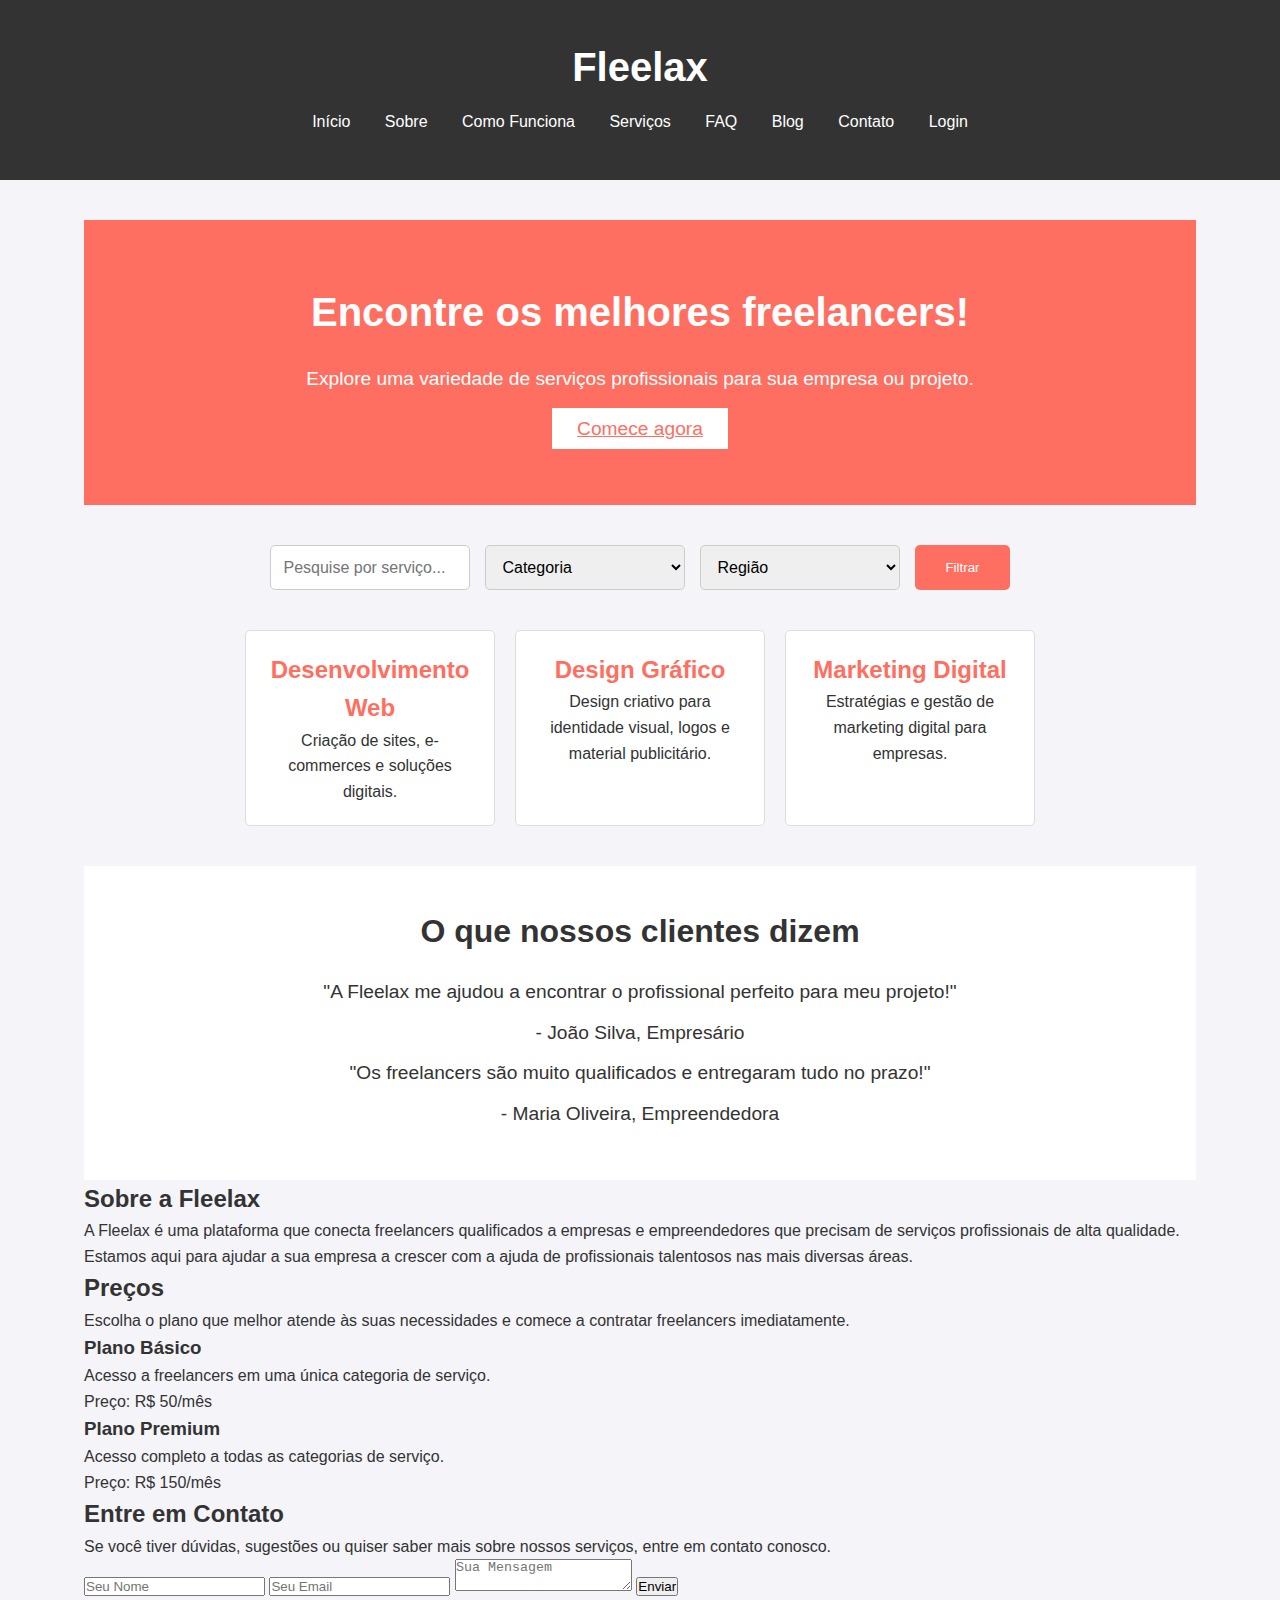
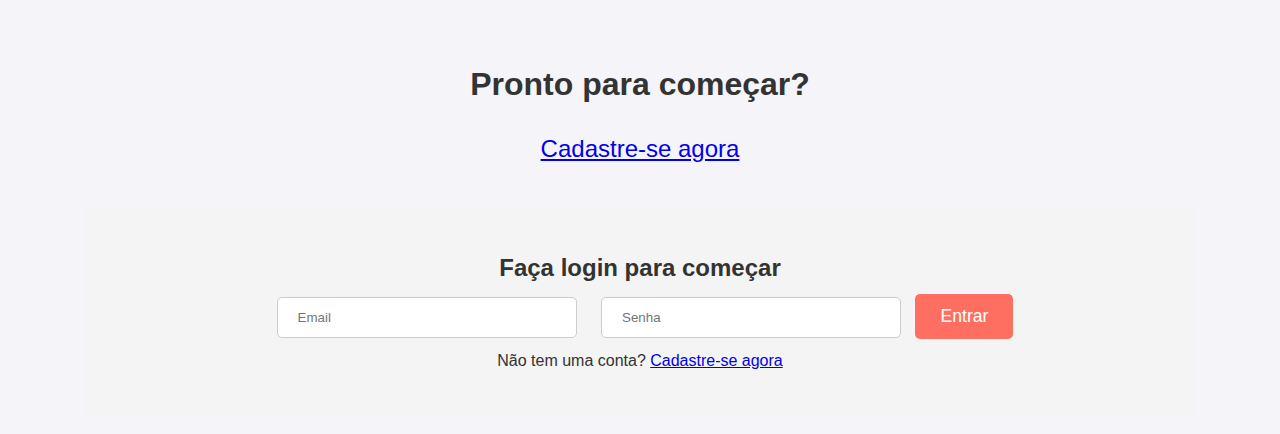
<file: index.html>
<!DOCTYPE html>
<html lang="pt-br">
<head>
  <meta charset="UTF-8" />
  <meta name="viewport" content="width=device-width, initial-scale=1.0" />
  <meta name="description" content="Fleelax - Plataforma para freelancers oferecerem seus serviços." />
  <title>Fleelax - Plataforma de Freelancers</title>

  <style>
    * {
      margin: 0;
      padding: 0;
      box-sizing: border-box;
    }

    body {
      font-family: Arial, sans-serif;
      background-color: #f4f4f9;
      color: #333;
      line-height: 1.6;
    }

    .container {
      width: 90%;
      max-width: 1200px;
      margin: 0 auto;
      padding: 20px;
    }

    header {
      background-color: #333;
      color: #fff;
      padding: 15px 0;
      text-align: center;
    }

    header h1 {
      font-size: 2.5em;
      margin: 0;
    }

    nav a {
      text-decoration: none;
      color: #fff;
      padding: 10px 15px;
      display: inline-block;
    }

    nav a:hover {
      background-color: #555;
    }

    .hero {
      background-color: #ff6f61;
      color: white;
      text-align: center;
      padding: 60px 0;
      margin-top: 20px;
    }

    .hero h2 {
      font-size: 2.5em;
    }

    .hero p {
      font-size: 1.2em;
      margin: 20px 0;
    }

    .hero .button {
      background-color: white;
      color: #ff6f61;
      padding: 10px 25px;
      font-size: 1.2em;
      border: none;
      cursor: pointer;
    }

    .hero .button:hover {
      background-color: #fff;
      color: #e55b4d;
    }

    .filters {
      display: flex;
      justify-content: center;
      gap: 15px;
      margin: 40px 0;
    }

    .filters input[type="text"],
    .filters select {
      padding: 12px;
      font-size: 1em;
      width: 200px;
      border: 1px solid #ccc;
      border-radius: 5px;
    }

    .filters button {
      background-color: #ff6f61;
      color: white;
      padding: 12px 30px;
      border: none;
      cursor: pointer;
      border-radius: 5px;
    }

    .filters button:hover {
      background-color: #e55b4d;
    }

    .categories {
      display: flex;
      flex-wrap: wrap;
      gap: 20px;
      justify-content: center;
    }

    .category {
      background-color: white;
      padding: 20px;
      border: 1px solid #ddd;
      border-radius: 5px;
      width: 250px;
      text-align: center;
    }

    .category h3 {
      font-size: 1.5em;
      color: #ff6f61;
    }

    .reviews {
      background-color: #fff;
      text-align: center;
      margin-top: 40px;
      padding: 40px 0;
    }

    .reviews h2 {
      font-size: 2em;
      margin-bottom: 20px;
    }

    .reviews p {
      font-size: 1.2em;
      margin-bottom: 10px;
    }

    .faq {
      background-color: #fff;
      padding: 20px;
      margin-top: 40px;
    }

    .faq h2 {
      font-size: 2em;
      margin-bottom: 20px;
    }

    .faq-item h3 {
      font-size: 1.4em;
    }

    .cta {
      text-align: center;
      margin-top: 60px;
    }

    .cta h2 {
      font-size: 2em;
      margin-bottom: 20px;
    }

    .cta .button {
      padding: 15px 40px;
      font-size: 1.5em;
    }

    .auth {
      background-color: #f4f4f4;
      padding: 40px 0;
      margin-top: 40px;
      text-align: center;
    }

    .auth input {
      padding: 12px 20px;
      margin: 10px;
      border: 1px solid #ccc;
      border-radius: 5px;
      width: 300px;
    }

    .auth button {
      padding: 12px 25px;
      background-color: #ff6f61;
      color: white;
      border: none;
      font-size: 1.1em;
      cursor: pointer;
      border-radius: 5px;
    }

    .auth button:hover {
      background-color: #e55b4d;
    }

    /* Responsividade */
    @media (max-width: 768px) {
      .hero h2 {
        font-size: 1.8em;
      }
      .filters {
        flex-direction: column;
        align-items: center;
      }
      .filters input[type="text"],
      .filters select {
        width: 100%;
        margin-bottom: 10px;
      }
      .category {
        width: 100%;
      }
    }
  </style>
</head>
<body>
  <header>
    <div class="container">
      <h1>Fleelax</h1>
      <nav>
        <a href="index.html">Início</a>
        <a href="sobre.html">Sobre</a>
        <a href="como-funciona.html">Como Funciona</a>
        <a href="servicos.html">Serviços</a>
        <a href="faq.html">FAQ</a>
        <a href="blog.html">Blog</a>
        <a href="contato.html">Contato</a>
        <a href="login.html">Login</a>
      </nav>
    </div>
  </header>

  <div class="container">
    <!-- Hero Section -->
    <section class="hero">
      <h2>Encontre os melhores freelancers!</h2>
      <p>Explore uma variedade de serviços profissionais para sua empresa ou projeto.</p>
      <a href="#!" class="button">Comece agora</a>
    </section>

    <!-- Filtros de Pesquisa -->
    <div class="filters">
      <input type="text" placeholder="Pesquise por serviço...">
      <select>
        <option value="">Categoria</option>
        <option value="web">Desenvolvimento Web</option>
        <option value="design">Design Gráfico</option>
        <option value="marketing">Marketing Digital</option>
        <option value="escrita">Redação</option>
        <option value="consultoria">Consultoria</option>
        <option value="financeiro">Consultoria Financeira</option>
        <option value="fotografia">Fotografia e Vídeo</option>
        <option value="tradução">Tradução e Interpretação</option>
        <option value="programacao">Programação</option>
        <option value="suporte">Suporte Técnico</option>
        <option value="legal">Consultoria Jurídica</option>
        <option value="redesocial">Gestão de Redes Sociais</option>
        <option value="copywriting">Copywriting</option>
      </select>
      <select>
        <option value="">Região</option>
        <option value="norte">Norte</option>
        <option value="nordeste">Nordeste</option>
        <option value="sudeste">Sudeste</option>
        <option value="sul">Sul</option>
        <option value="centro-oeste">Centro-Oeste</option>
      </select>
      <button>Filtrar</button>
    </div>

    <!-- Categorias de Serviços -->
    <section class="categories">
      <div class="category">
        <h3>Desenvolvimento Web</h3>
        <p>Criação de sites, e-commerces e soluções digitais.</p>
      </div>
      <div class="category">
        <h3>Design Gráfico</h3>
        <p>Design criativo para identidade visual, logos e material publicitário.</p>
      </div>
      <div class="category">
        <h3>Marketing Digital</h3>
        <p>Estratégias e gestão de marketing digital para empresas.</p>
      </div>
    </section>

    <!-- Depoimentos -->
    <section class="reviews">
      <h2>O que nossos clientes dizem</h2>
      <p>"A Fleelax me ajudou a encontrar o profissional perfeito para meu projeto!"</p>
      <p>- João Silva, Empresário</p>
      <p>"Os freelancers são muito qualificados e entregaram tudo no prazo!"</p>
      <p>- Maria Oliveira, Empreendedora</p>
    </section>

    <!-- Sobre -->
    <section class="about">
      <h2>Sobre a Fleelax</h2>
      <p>A Fleelax é uma plataforma que conecta freelancers qualificados a empresas e empreendedores que precisam de serviços profissionais de alta qualidade.</p>
      <p>Estamos aqui para ajudar a sua empresa a crescer com a ajuda de profissionais talentosos nas mais diversas áreas.</p>
    </section>

    <!-- Preços -->
    <section class="pricing">
      <h2>Preços</h2>
      <p>Escolha o plano que melhor atende às suas necessidades e comece a contratar freelancers imediatamente.</p>
      <div class="pricing-option">
        <h3>Plano Básico</h3>
        <p>Acesso a freelancers em uma única categoria de serviço.</p>
        <p>Preço: R$ 50/mês</p>
      </div>
      <div class="pricing-option">
        <h3>Plano Premium</h3>
        <p>Acesso completo a todas as categorias de serviço.</p>
        <p>Preço: R$ 150/mês</p>
      </div>
    </section>

    <!-- Contato -->
    <section class="contact">
      <h2>Entre em Contato</h2>
      <p>Se você tiver dúvidas, sugestões ou quiser saber mais sobre nossos serviços, entre em contato conosco.</p>
      <form>
        <input type="text" placeholder="Seu Nome" required>
        <input type="email" placeholder="Seu Email" required>
        <textarea placeholder="Sua Mensagem" required></textarea>
        <button type="submit">Enviar</button>
      </form>
    </section>

    <!-- Call to Action -->
    <section class="cta">
      <h2>Pronto para começar?</h2>
      <a href="#!" class="button">Cadastre-se agora</a>
    </section>

    <!-- Autenticação -->
    <section class="auth">
      <h2>Faça login para começar</h2>
      <form>
        <input type="email" placeholder="Email">
        <input type="password" placeholder="Senha">
        <button type="submit">Entrar</button>
      </form>
      <p>Não tem uma conta? <a href="#">Cadastre-se agora</a></p>
    </section>
  </div>
</body>
</html>
</file>
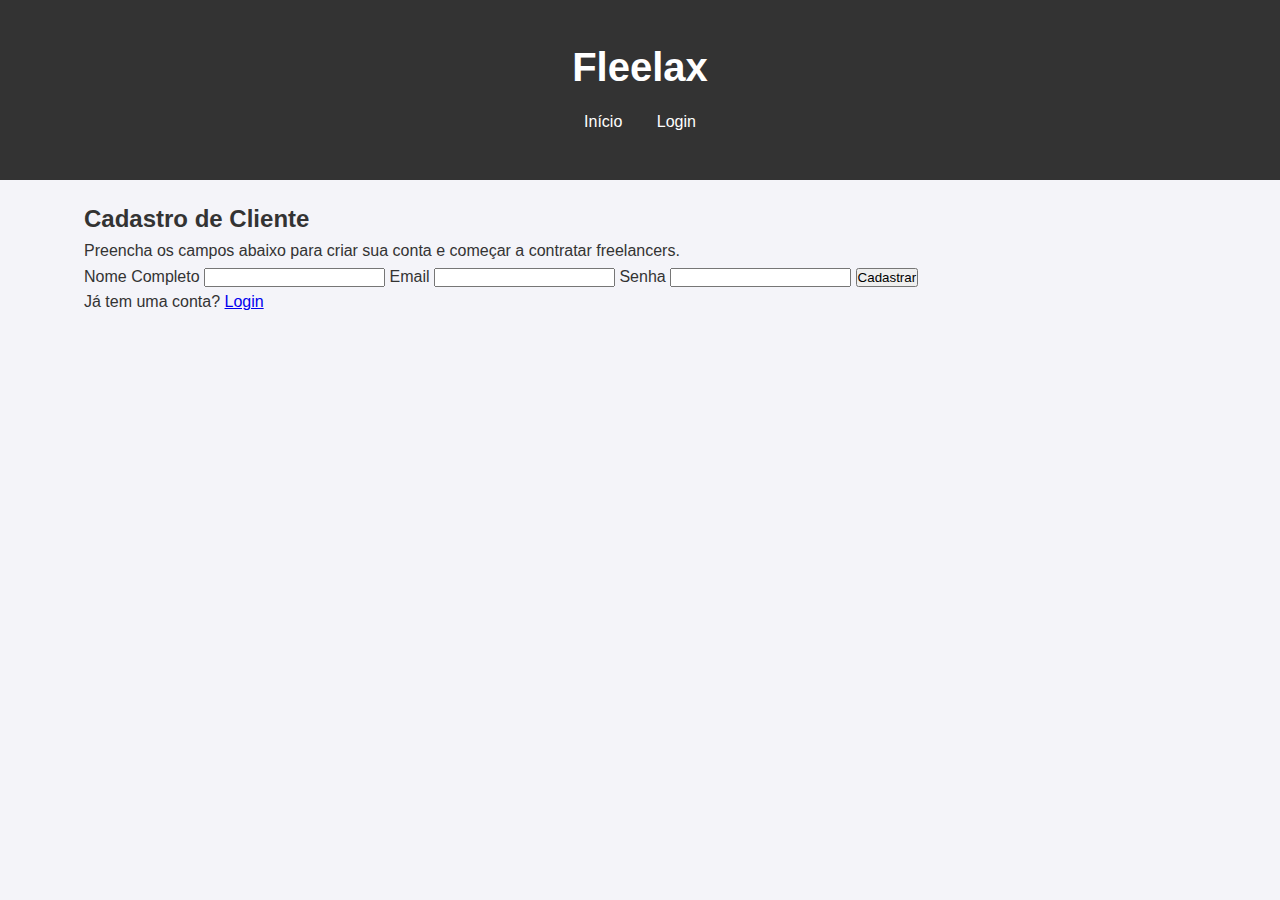
<file: cadastro-cliente.html>
<!DOCTYPE html>
<html lang="pt-br">
<head>
    <meta charset="UTF-8">
    <meta name="viewport" content="width=device-width, initial-scale=1.0">
    <title>Cadastro Cliente - Fleelax</title>
    <link rel="stylesheet" href="styles.css">
</head>
<body>
    <header>
        <div class="container">
            <h1>Fleelax</h1>
            <nav>
                <a href="index.html">Início</a>
                <a href="login.html">Login</a>
            </nav>
        </div>
    </header>

    <div class="container">
        <h2>Cadastro de Cliente</h2>
        <p>Preencha os campos abaixo para criar sua conta e começar a contratar freelancers.</p>
        
        <form action="#" method="POST">
            <label for="nome">Nome Completo</label>
            <input type="text" id="nome" name="nome" required>
            
            <label for="email">Email</label>
            <input type="email" id="email" name="email" required>
            
            <label for="senha">Senha</label>
            <input type="password" id="senha" name="senha" required>
            
            <button type="submit">Cadastrar</button>
        </form>

        <p>Já tem uma conta? <a href="login.html">Login</a></p>
    </div>
</body>
</html>
</file>
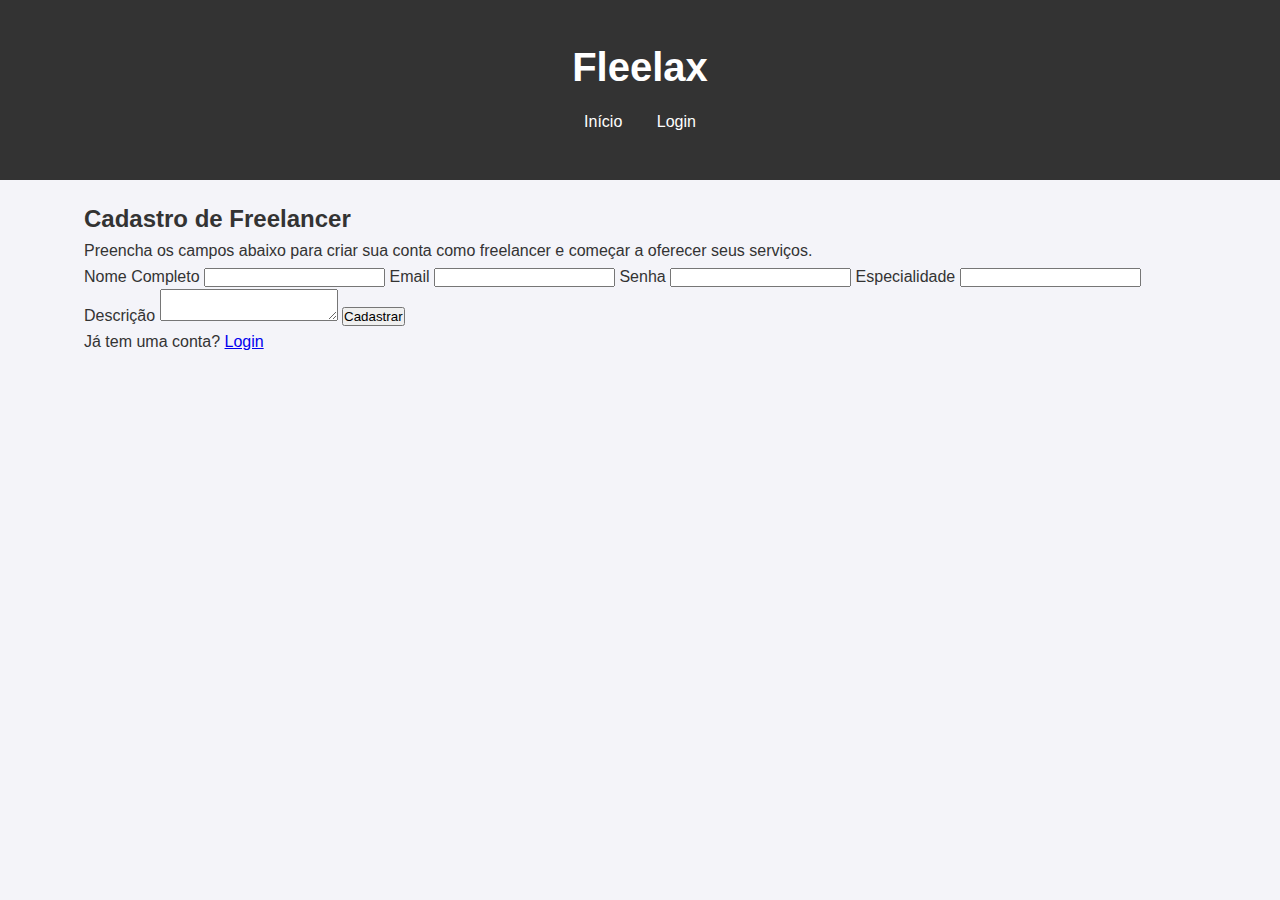
<file: cadastro-freelancer.html>
<!DOCTYPE html>
<html lang="pt-br">
<head>
    <meta charset="UTF-8">
    <meta name="viewport" content="width=device-width, initial-scale=1.0">
    <title>Cadastro Freelancer - Fleelax</title>
    <link rel="stylesheet" href="styles.css">
</head>
<body>
    <header>
        <div class="container">
            <h1>Fleelax</h1>
            <nav>
                <a href="index.html">Início</a>
                <a href="login.html">Login</a>
            </nav>
        </div>
    </header>

    <div class="container">
        <h2>Cadastro de Freelancer</h2>
        <p>Preencha os campos abaixo para criar sua conta como freelancer e começar a oferecer seus serviços.</p>

        <form action="#" method="POST">
            <label for="nome">Nome Completo</label>
            <input type="text" id="nome" name="nome" required>

            <label for="email">Email</label>
            <input type="email" id="email" name="email" required>

            <label for="senha">Senha</label>
            <input type="password" id="senha" name="senha" required>

            <label for="especialidade">Especialidade</label>
            <input type="text" id="especialidade" name="especialidade" required>

            <label for="descricao">Descrição</label>
            <textarea id="descricao" name="descricao" required></textarea>

            <button type="submit">Cadastrar</button>
        </form>

        <p>Já tem uma conta? <a href="login.html">Login</a></p>
    </div>
</body>
</html>
</file>
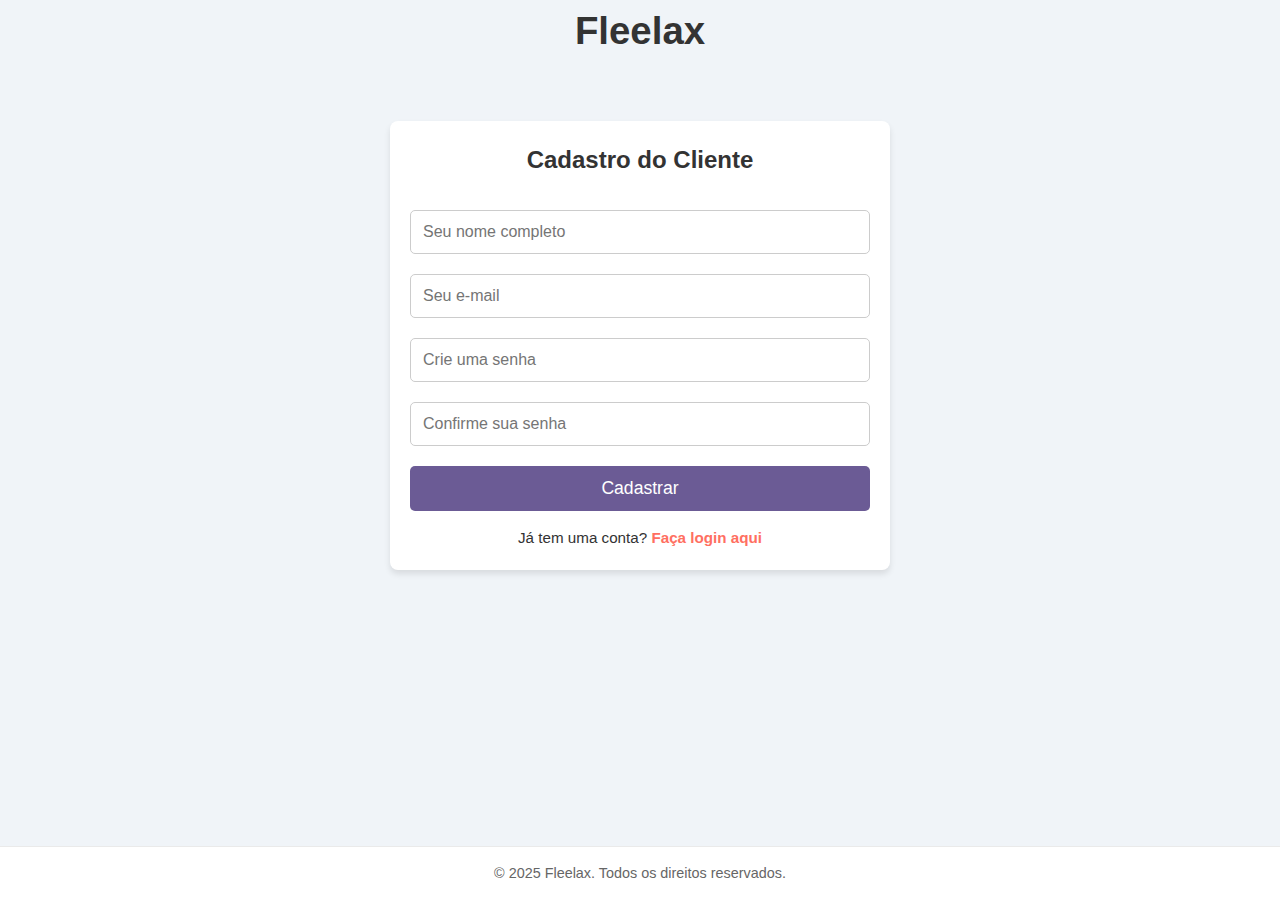
<file: cadastro.html>
<!DOCTYPE html>
<html lang="pt-br">
<head>
  <meta charset="UTF-8" />
  <meta name="viewport" content="width=device-width, initial-scale=1.0" />
  <title>Fleelax - Cadastro do Cliente</title>
  <style>
    /* Reset e configurações básicas */
    * {
      margin: 0;
      padding: 0;
      box-sizing: border-box;
    }
    body {
      font-family: 'Segoe UI', Tahoma, Geneva, Verdana, sans-serif;
      background-color: #f0f4f8;
      color: #333;
      line-height: 1.6;
      display: flex;
      flex-direction: column;
      min-height: 100vh;
    }
    .container {
      width: 90%;
      max-width: 500px;
      margin: 40px auto;
      padding: 20px;
      background: #fff;
      border-radius: 8px;
      box-shadow: 0 4px 6px rgba(0,0,0,0.1);
    }
    header {
      text-align: center;
      margin-bottom: 20px;
    }
    header h1 {
      font-size: 2.4em;
      color: #333;
    }
    form {
      display: flex;
      flex-direction: column;
    }
    form input {
      padding: 12px;
      margin: 10px 0;
      border: 1px solid #ccc;
      border-radius: 5px;
      font-size: 1em;
    }
    form button {
      padding: 12px;
      margin-top: 10px;
      background-color: #6b5b95;
      color: #fff;
      border: none;
      border-radius: 5px;
      font-size: 1.1em;
      cursor: pointer;
      transition: background-color 0.3s ease;
    }
    form button:hover {
      background-color: #58427c;
    }
    .extra {
      text-align: center;
      margin-top: 15px;
      font-size: 0.95em;
    }
    .extra a {
      color: #ff6f61;
      text-decoration: none;
      font-weight: 600;
    }
    .extra a:hover {
      text-decoration: underline;
    }
    footer {
      margin-top: auto;
      text-align: center;
      padding: 15px;
      background: #fff;
      border-top: 1px solid #eaeaea;
      font-size: 0.9em;
      color: #666;
    }
  </style>
</head>
<body>
  <header>
    <h1>Fleelax</h1>
  </header>

  <div class="container">
    <h2 style="text-align: center; color: #333; margin-bottom: 20px;">Cadastro do Cliente</h2>
    <form action="cadastro-process.php" method="POST">
      <input type="text" name="nome" placeholder="Seu nome completo" required />
      <input type="email" name="email" placeholder="Seu e-mail" required />
      <input type="password" name="senha" placeholder="Crie uma senha" required />
      <input type="password" name="confirma_senha" placeholder="Confirme sua senha" required />
      <!-- Você pode adicionar outros campos, como telefone ou nome da empresa, conforme necessário -->
      <button type="submit">Cadastrar</button>
    </form>
    <div class="extra">
      <p>Já tem uma conta? <a href="login.html">Faça login aqui</a></p>
    </div>
  </div>

  <footer>
    <p>&copy; 2025 Fleelax. Todos os direitos reservados.</p>
  </footer>
</body>
</html>
</file>
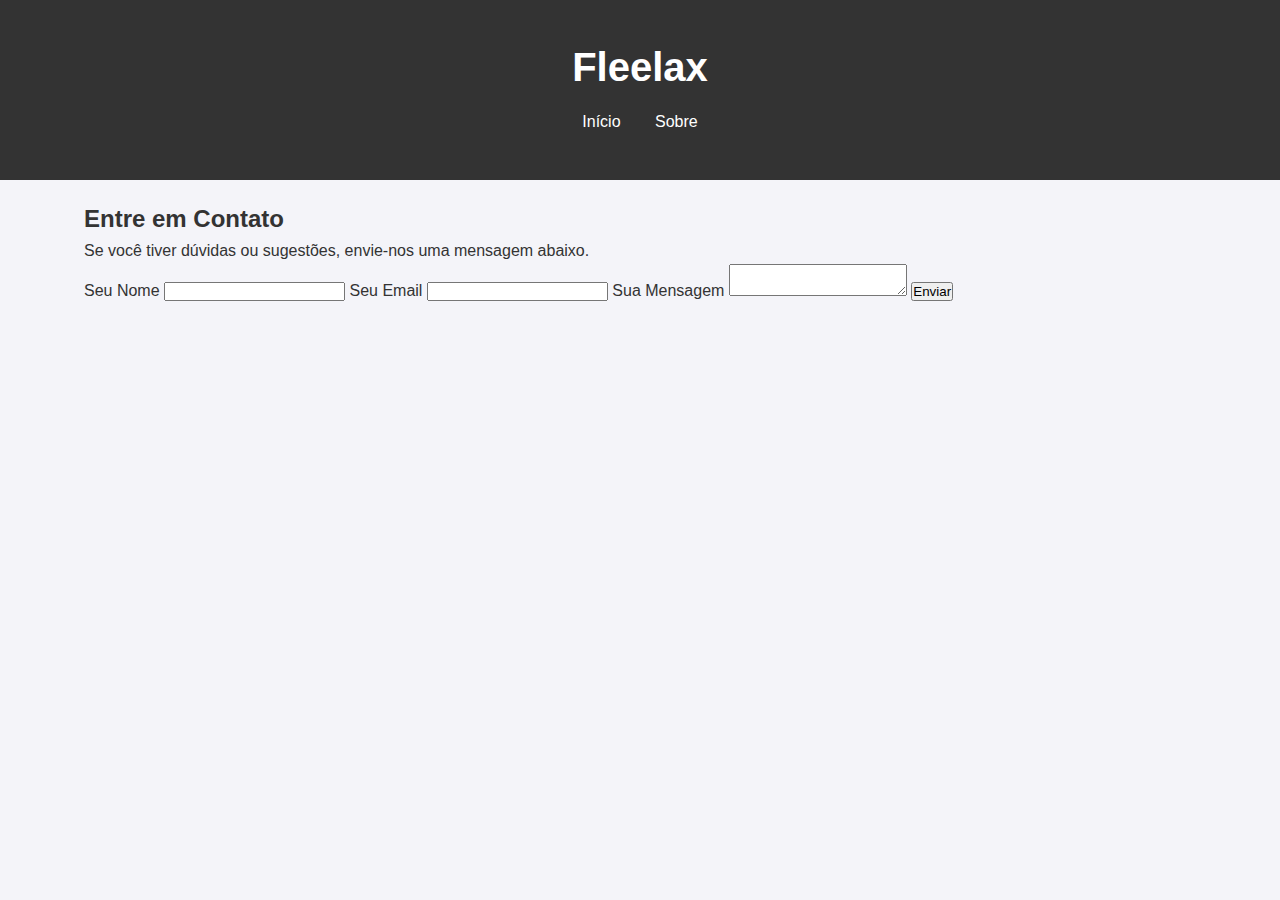
<file: contato.html>
<!DOCTYPE html>
<html lang="pt-br">
<head>
    <meta charset="UTF-8">
    <meta name="viewport" content="width=device-width, initial-scale=1.0">
    <title>Contato - Fleelax</title>
    <link rel="stylesheet" href="styles.css">
</head>
<body>
    <header>
        <div class="container">
            <h1>Fleelax</h1>
            <nav>
                <a href="index.html">Início</a>
                <a href="sobre.html">Sobre</a>
            </nav>
        </div>
    </header>

    <div class="container">
        <h2>Entre em Contato</h2>
        <p>Se você tiver dúvidas ou sugestões, envie-nos uma mensagem abaixo.</p>
        
        <form action="#" method="POST">
            <label for="nome">Seu Nome</label>
            <input type="text" id="nome" name="nome" required>

            <label for="email">Seu Email</label>
            <input type="email" id="email" name="email" required>

            <label for="mensagem">Sua Mensagem</label>
            <textarea id="mensagem" name="mensagem" required></textarea>

            <button type="submit">Enviar</button>
        </form>
    </div>
</body>
</html>
</file>
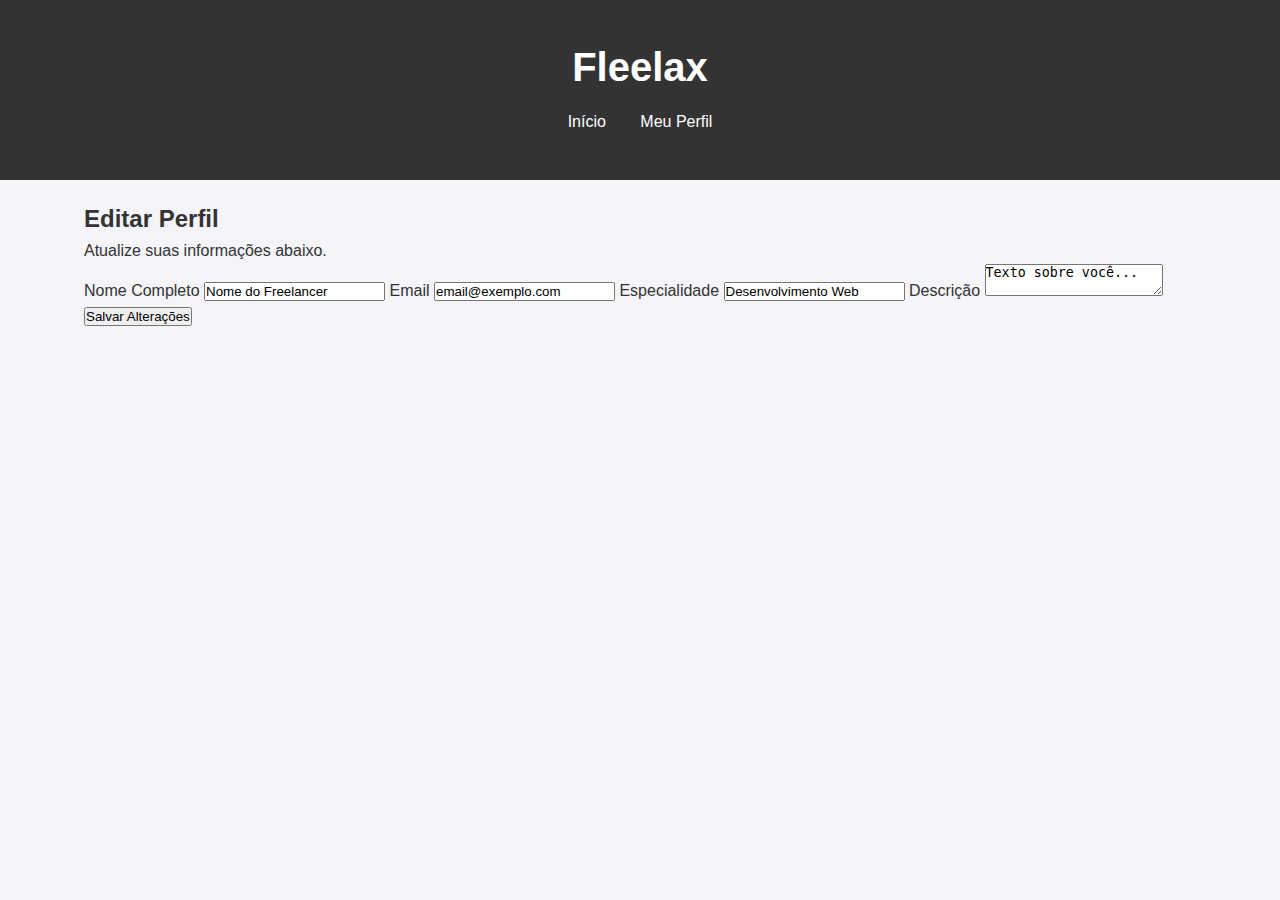
<file: editar-perfil.html>
<!DOCTYPE html>
<html lang="pt-br">
<head>
    <meta charset="UTF-8">
    <meta name="viewport" content="width=device-width, initial-scale=1.0">
    <title>Editar Perfil - Fleelax</title>
    <link rel="stylesheet" href="styles.css">
</head>
<body>
    <header>
        <div class="container">
            <h1>Fleelax</h1>
            <nav>
                <a href="index.html">Início</a>
                <a href="perfil-freelancer.html">Meu Perfil</a>
            </nav>
        </div>
    </header>

    <div class="container">
        <h2>Editar Perfil</h2>
        <p>Atualize suas informações abaixo.</p>

        <form action="#" method="POST">
            <label for="nome">Nome Completo</label>
            <input type="text" id="nome" name="nome" value="Nome do Freelancer" required>

            <label for="email">Email</label>
            <input type="email" id="email" name="email" value="email@exemplo.com" required>

            <label for="especialidade">Especialidade</label>
            <input type="text" id="especialidade" name="especialidade" value="Desenvolvimento Web" required>

            <label for="descricao">Descrição</label>
            <textarea id="descricao" name="descricao" required>Texto sobre você...</textarea>

            <button type="submit">Salvar Alterações</button>
        </form>
    </div>
</body>
</html>
</file>
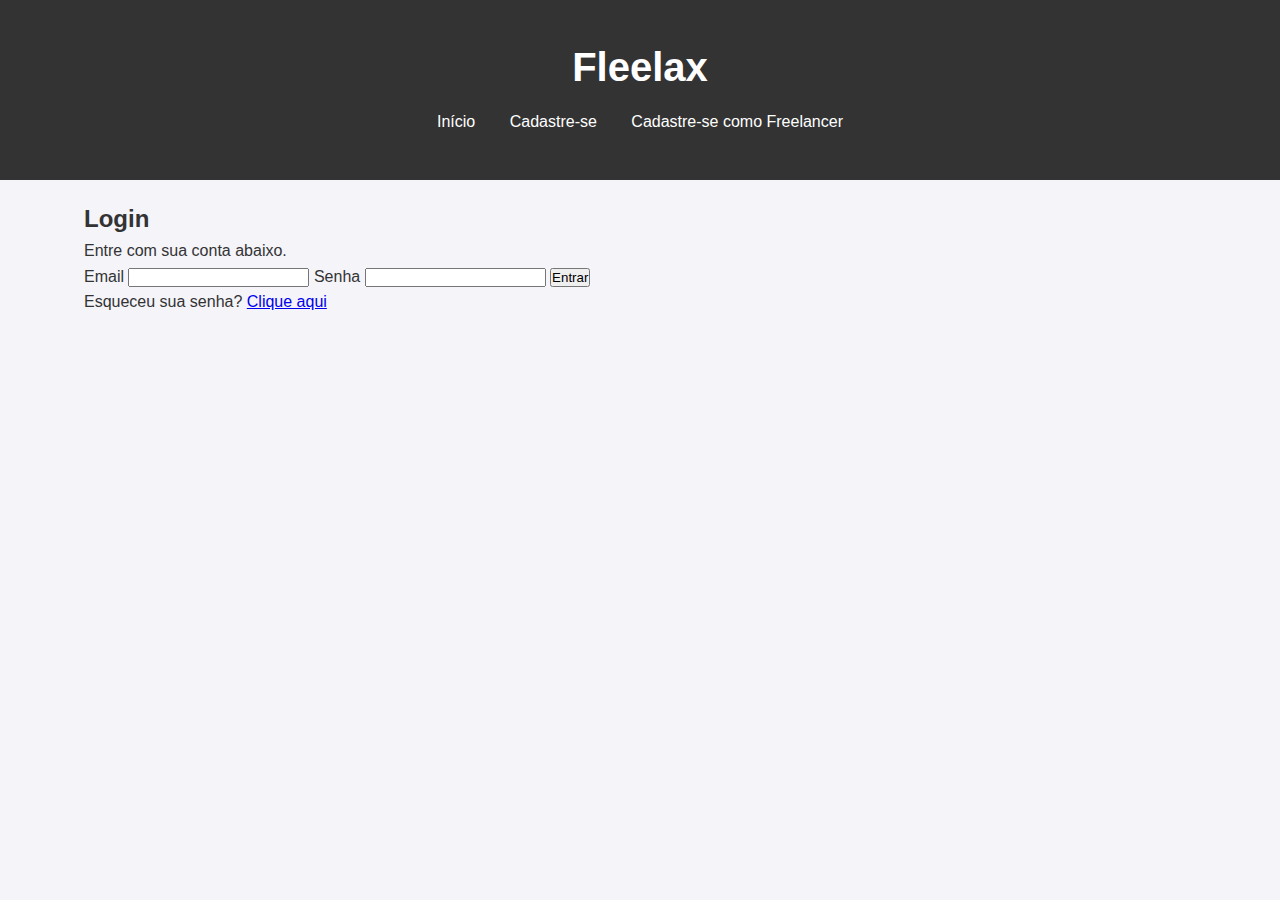
<file: login.html>
<!DOCTYPE html>
<html lang="pt-br">
<head>
    <meta charset="UTF-8">
    <meta name="viewport" content="width=device-width, initial-scale=1.0">
    <title>Login - Fleelax</title>
    <link rel="stylesheet" href="styles.css">
</head>
<body>
    <header>
        <div class="container">
            <h1>Fleelax</h1>
            <nav>
                <a href="index.html">Início</a>
                <a href="cadastro-cliente.html">Cadastre-se</a>
                <a href="cadastro-freelancer.html">Cadastre-se como Freelancer</a>
            </nav>
        </div>
    </header>

    <div class="container">
        <h2>Login</h2>
        <p>Entre com sua conta abaixo.</p>

        <form action="#" method="POST">
            <label for="email">Email</label>
            <input type="email" id="email" name="email" required>

            <label for="senha">Senha</label>
            <input type="password" id="senha" name="senha" required>

            <button type="submit">Entrar</button>
        </form>

        <p>Esqueceu sua senha? <a href="#">Clique aqui</a></p>
    </div>
</body>
</html>
</file>
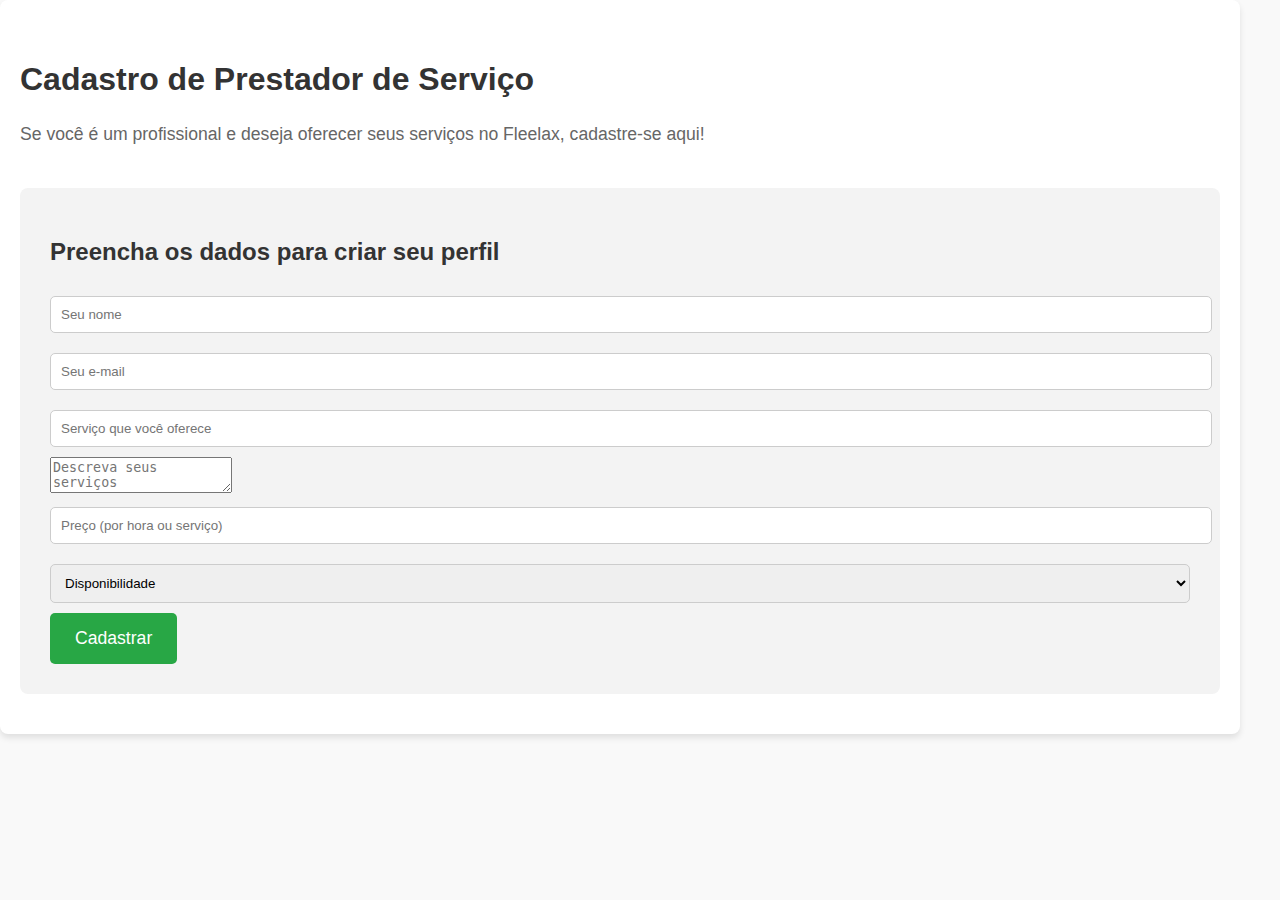
<file: prestador-servico.html>
<!DOCTYPE html>
<html lang="pt-br">
<head>
    <meta charset="UTF-8">
    <meta name="viewport" content="width=device-width, initial-scale=1.0">
    <title>Prestador de Serviço - Fleelax</title>
    <style>
        body {
            font-family: Arial, sans-serif;
            background-color: #f9f9f9;
            color: #333;
            margin: 0;
            padding: 0;
            display: flex;
            justify-content: center;
            align-items: flex-start;
            flex-direction: column;
        }
        .container {
            width: 100%;
            max-width: 1200px;
            padding: 40px 20px;
            background-color: #ffffff;
            box-shadow: 0 4px 6px rgba(0, 0, 0, 0.1);
            border-radius: 8px;
        }
        h1, h2 {
            color: #333;
        }
        p {
            color: #666;
            font-size: 1.1em;
            line-height: 1.6;
        }
        .button {
            padding: 15px 25px;
            background-color: #28a745;
            color: white;
            font-size: 1.1em;
            border: none;
            border-radius: 5px;
            cursor: pointer;
            transition: background-color 0.3s ease;
        }
        .button:hover {
            background-color: #218838;
        }
        .section {
            margin-top: 40px;
            padding: 30px;
            background-color: #f3f3f3;
            border-radius: 8px;
        }
        .client-form input, .client-form select {
            width: 100%;
            padding: 10px;
            margin: 10px 0;
            border-radius: 5px;
            border: 1px solid #ccc;
        }
        .client-form button {
            padding: 15px 25px;
            background-color: #28a745;
            color: white;
            font-size: 1.1em;
            border: none;
            border-radius: 5px;
            cursor: pointer;
            transition: background-color 0.3s ease;
        }
        .client-form button:hover {
            background-color: #218838;
        }
    </style>
</head>
<body>
    <div class="container">
        <h1>Cadastro de Prestador de Serviço</h1>
        <p>Se você é um profissional e deseja oferecer seus serviços no Fleelax, cadastre-se aqui!</p>

        <div class="section">
            <h2>Preencha os dados para criar seu perfil</h2>
            <form class="client-form">
                <input type="text" name="nome" placeholder="Seu nome" required>
                <input type="email" name="email" placeholder="Seu e-mail" required>
                <input type="text" name="servico" placeholder="Serviço que você oferece" required>
                <textarea name="descricao" placeholder="Descreva seus serviços" required></textarea>
                <input type="text" name="preco" placeholder="Preço (por hora ou serviço)" required>
                <select name="disponibilidade" required>
                    <option value="">Disponibilidade</option>
                    <option value="tempo-integral">Tempo Integral</option>
                    <option value="meio-turno">Meio Período</option>
                    <option value="freelancer">Freelancer</option>
                </select>
                <button type="submit">Cadastrar</button>
            </form>
        </div>
    </div>
</body>
</html>
</file>
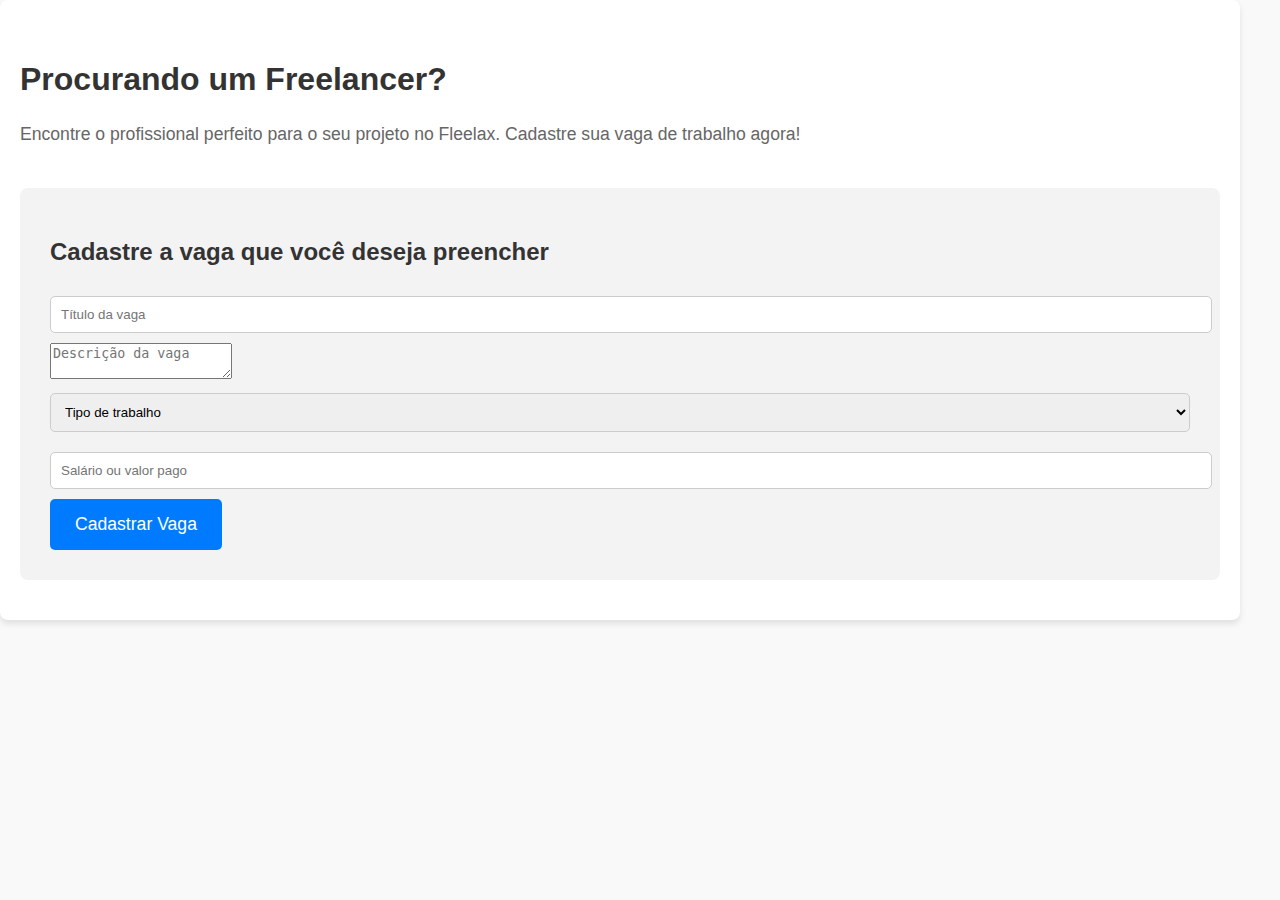
<file: procurando-freelancer.html>
<!DOCTYPE html>
<html lang="pt-br">
<head>
    <meta charset="UTF-8">
    <meta name="viewport" content="width=device-width, initial-scale=1.0">
    <title>Procurando Freelancer - Fleelax</title>
    <style>
        body {
            font-family: Arial, sans-serif;
            background-color: #f9f9f9;
            color: #333;
            margin: 0;
            padding: 0;
            display: flex;
            justify-content: center;
            align-items: flex-start;
            flex-direction: column;
        }
        .container {
            width: 100%;
            max-width: 1200px;
            padding: 40px 20px;
            background-color: #ffffff;
            box-shadow: 0 4px 6px rgba(0, 0, 0, 0.1);
            border-radius: 8px;
        }
        h1, h2 {
            color: #333;
        }
        p {
            color: #666;
            font-size: 1.1em;
            line-height: 1.6;
        }
        .button {
            padding: 15px 25px;
            background-color: #007bff;
            color: white;
            font-size: 1.1em;
            border: none;
            border-radius: 5px;
            cursor: pointer;
            transition: background-color 0.3s ease;
        }
        .button:hover {
            background-color: #0056b3;
        }
        .section {
            margin-top: 40px;
            padding: 30px;
            background-color: #f3f3f3;
            border-radius: 8px;
        }
        .client-form input, .client-form select {
            width: 100%;
            padding: 10px;
            margin: 10px 0;
            border-radius: 5px;
            border: 1px solid #ccc;
        }
        .client-form button {
            padding: 15px 25px;
            background-color: #007bff;
            color: white;
            font-size: 1.1em;
            border: none;
            border-radius: 5px;
            cursor: pointer;
            transition: background-color 0.3s ease;
        }
        .client-form button:hover {
            background-color: #0056b3;
        }
    </style>
</head>
<body>
    <div class="container">
        <h1>Procurando um Freelancer?</h1>
        <p>Encontre o profissional perfeito para o seu projeto no Fleelax. Cadastre sua vaga de trabalho agora!</p>

        <div class="section">
            <h2>Cadastre a vaga que você deseja preencher</h2>
            <form class="client-form">
                <input type="text" name="vaga" placeholder="Título da vaga" required>
                <textarea name="descricao" placeholder="Descrição da vaga" required></textarea>
                <select name="tipo" required>
                    <option value="">Tipo de trabalho</option>
                    <option value="tempo-integral">Tempo Integral</option>
                    <option value="freelancer">Freelancer</option>
                    <option value="meio-turno">Meio Período</option>
                </select>
                <input type="text" name="salario" placeholder="Salário ou valor pago" required>
                <button type="submit">Cadastrar Vaga</button>
            </form>
        </div>
    </div>
</body>
</html>
</file>
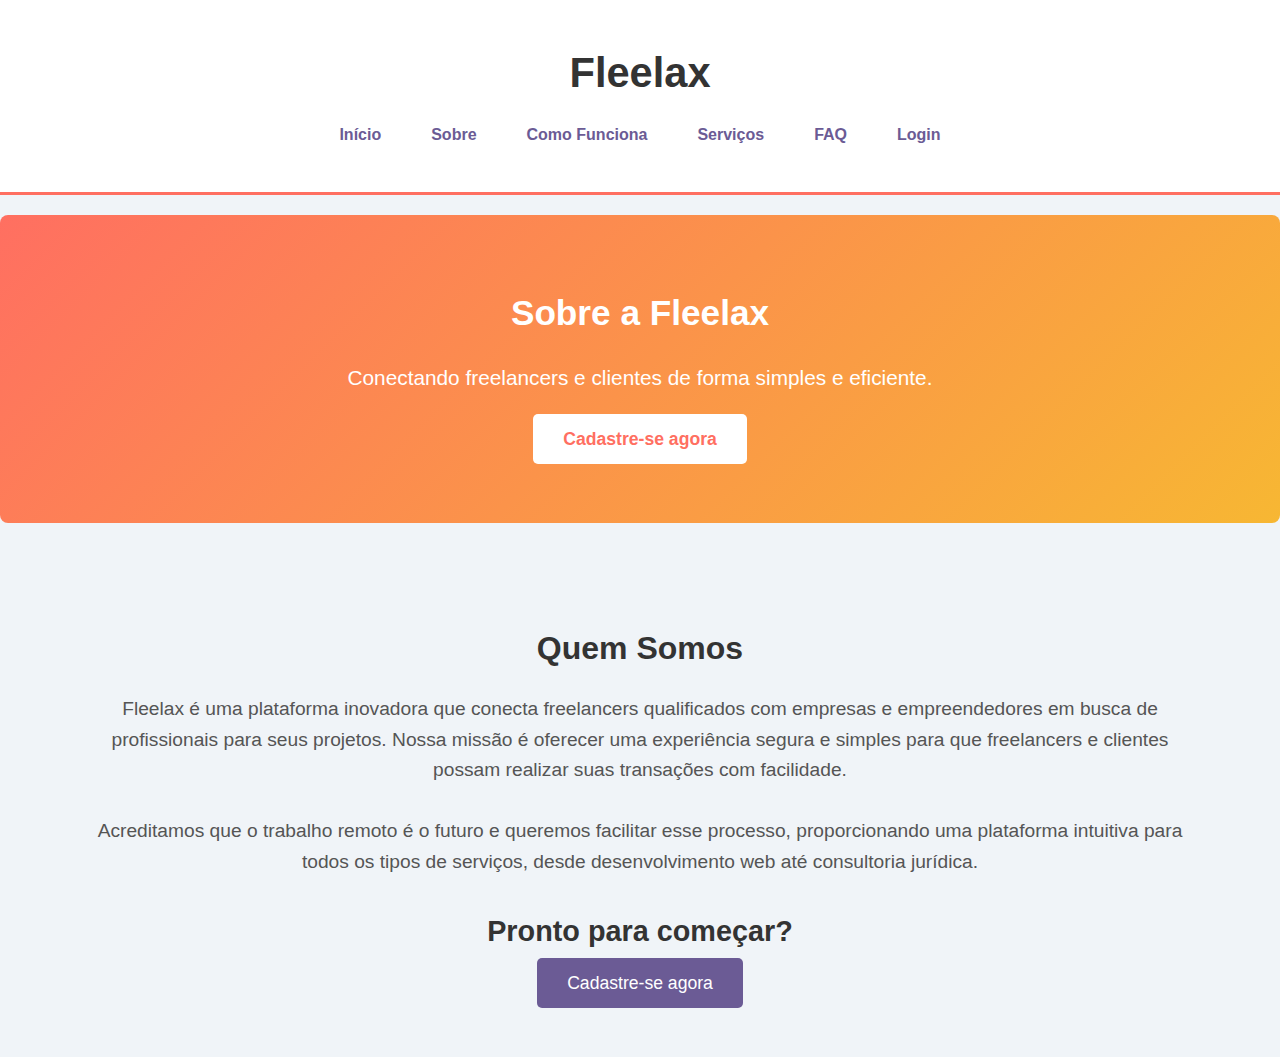
<file: sobre.html>
<!DOCTYPE html>
<html lang="pt-br">
<head>
  <meta charset="UTF-8" />
  <meta name="viewport" content="width=device-width, initial-scale=1.0" />
  <title>Fleelax - Sobre</title>
  <style>
    * {
      margin: 0;
      padding: 0;
      box-sizing: border-box;
    }
    body {
      font-family: 'Segoe UI', Tahoma, Geneva, Verdana, sans-serif;
      background-color: #f0f4f8;
      color: #333;
      line-height: 1.6;
    }
    .container {
      width: 90%;
      max-width: 1200px;
      margin: auto;
      padding: 20px;
    }
    header {
      background: #fff;
      padding: 20px 0;
      border-bottom: 3px solid #ff6f61;
      margin-bottom: 20px;
    }
    header h1 {
      text-align: center;
      font-size: 2.6em;
      color: #333;
      margin-bottom: 10px;
    }
    nav {
      display: flex;
      justify-content: center;
      flex-wrap: wrap;
    }
    nav a {
      margin: 0 15px;
      text-decoration: none;
      color: #6b5b95;
      font-weight: 600;
      padding: 5px 10px;
      transition: color 0.3s ease, background 0.3s ease;
      border-radius: 4px;
    }
    nav a:hover {
      color: #fff;
      background: #6b5b95;
    }

    .hero {
      background: linear-gradient(135deg, #ff6f61, #f7b733);
      padding: 70px 20px;
      text-align: center;
      border-radius: 8px;
      margin-bottom: 40px;
      color: #fff;
    }
    .hero h2 {
      font-size: 2.2em;
      margin-bottom: 20px;
    }
    .hero p {
      font-size: 1.3em;
      margin-bottom: 30px;
    }
    .hero .button {
      padding: 15px 30px;
      background-color: #fff;
      color: #ff6f61;
      border: none;
      border-radius: 5px;
      text-decoration: none;
      font-size: 1.1em;
      font-weight: 600;
      transition: transform 0.3s ease;
    }
    .hero .button:hover {
      transform: scale(1.05);
    }

    .about-content {
      text-align: center;
      margin-top: 40px;
    }
    .about-content h2 {
      font-size: 2em;
      margin-bottom: 20px;
      color: #333;
    }
    .about-content p {
      font-size: 1.2em;
      color: #555;
      margin-bottom: 30px;
      line-height: 1.6;
    }

    .cta {
      text-align: center;
      margin-bottom: 40px;
    }
    .cta h2 {
      font-size: 1.8em;
      margin-bottom: 15px;
      color: #333;
    }
    .cta .button {
      padding: 15px 30px;
      background-color: #6b5b95;
      color: #fff;
      border: none;
      border-radius: 5px;
      font-size: 1.1em;
      text-decoration: none;
      transition: background-color 0.3s ease;
    }
    .cta .button:hover {
      background-color: #58427c;
    }
  </style>
</head>
<body>

  <header>
    <div class="container">
      <h1>Fleelax</h1>
      <nav>
        <a href="index.html">Início</a>
        <a href="sobre.html">Sobre</a>
        <a href="como-funciona.html">Como Funciona</a>
        <a href="servicos.html">Serviços</a>
        <a href="faq.html">FAQ</a>
        <a href="login.html">Login</a>
      </nav>
    </div>
  </header>

  <!-- Hero Section -->
  <section class="hero">
    <h2>Sobre a Fleelax</h2>
    <p>Conectando freelancers e clientes de forma simples e eficiente.</p>
    <a href="#!" class="button">Cadastre-se agora</a>
  </section>

  <div class="container">
    <!-- About Content -->
    <section class="about-content">
      <h2>Quem Somos</h2>
      <p>Fleelax é uma plataforma inovadora que conecta freelancers qualificados com empresas e empreendedores em busca de profissionais para seus projetos. Nossa missão é oferecer uma experiência segura e simples para que freelancers e clientes possam realizar suas transações com facilidade.</p>
      <p>Acreditamos que o trabalho remoto é o futuro e queremos facilitar esse processo, proporcionando uma plataforma intuitiva para todos os tipos de serviços, desde desenvolvimento web até consultoria jurídica.</p>
    </section>

    <!-- Call to Action -->
    <section class="cta">
      <h2>Pronto para começar?</h2>
      <a href="cadastro-freelancer.html" class="button">Cadastre-se agora</a>
    </section>
  </div>

</body>
</html>
</file>
<file: styles.css>
* {
  margin: 0;
  padding: 0;
  box-sizing: border-box;
}

body {
  font-family: Arial, sans-serif;
  background-color: #f4f4f9;
  color: #333;
  line-height: 1.6;
}

.container {
  width: 90%;
  max-width: 1200px;
  margin: 0 auto;
  padding: 20px;
}

header {
  background-color: #333;
  color: #fff;
  padding: 15px 0;
  text-align: center;
}

header h1 {
  font-size: 2.5em;
  margin: 0;
}

nav a {
  text-decoration: none;
  color: #fff;
  padding: 10px 15px;
  display: inline-block;
}

nav a:hover {
  background-color: #555;
}

.hero {
  background-color: #ff6f61;
  color: white;
  text-align: center;
  padding: 60px 0;
  margin-top: 20px;
}

.hero h2 {
  font-size: 2.5em;
}

.hero p {
  font-size: 1.2em;
  margin: 20px 0;
}

.hero .button {
  background-color: white;
  color: #ff6f61;
  padding: 10px 25px;
  font-size: 1.2em;
  border: none;
  cursor: pointer;
}

.hero .button:hover {
  background-color: #fff;
  color: #e55b4d;
}

.filters {
  display: flex;
  justify-content: center;
  gap: 15px;
  margin: 40px 0;
}

.filters input[type="text"],
.filters select {
  padding: 12px;
  font-size: 1em;
  width: 200px;
  border: 1px solid #ccc;
  border-radius: 5px;
}

.filters button {
  background-color: #ff6f61;
  color: white;
  padding: 12px 30px;
  border: none;
  cursor: pointer;
  border-radius: 5px;
}

.filters button:hover {
  background-color: #e55b4d;
}

.categories {
  display: flex;
  flex-wrap: wrap;
  gap: 20px;
  justify-content: center;
}

.category {
  background-color: white;
  padding: 20px;
  border: 1px solid #ddd;
  border-radius: 5px;
  width: 250px;
  text-align: center;
}

.category h3 {
  font-size: 1.5em;
  color: #ff6f61;
}

.reviews {
  background-color: #fff;
  text-align: center;
  margin-top: 40px;
  padding: 40px 0;
}

.reviews h2 {
  font-size: 2em;
  margin-bottom: 20px;
}

.reviews p {
  font-size: 1.2em;
  margin-bottom: 10px;
}

.faq {
  background-color: #fff;
  padding: 20px;
  margin-top: 40px;
}

.faq h2 {
  font-size: 2em;
  margin-bottom: 20px;
}

.faq-item h3 {
  font-size: 1.4em;
}

.cta {
  text-align: center;
  margin-top: 60px;
}

.cta h2 {
  font-size: 2em;
  margin-bottom: 20px;
}

.cta .button {
  padding: 15px 40px;
  font-size: 1.5em;
}

.auth {
  background-color: #f4f4f4;
  padding: 40px 0;
  margin-top: 40px;
  text-align: center;
}

.auth input {
  padding: 12px 20px;
  margin: 10px;
  border: 1px solid #ccc;
  border-radius: 5px;
  width: 300px;
}

.auth button {
  padding: 12px 25px;
  background-color: #ff6f61;
  color: white;
  border: none;
  font-size: 1.1em;
  cursor: pointer;
  border-radius: 5px;
}

.auth button:hover {
  background-color: #e55b4d;
}

/* Responsividade */
@media (max-width: 768px) {
  .hero h2 {
    font-size: 1.8em;
  }
  .filters {
    flex-direction: column;
    align-items: center;
  }
  .filters input[type="text"],
  .filters select {
    width: 100%;
    margin-bottom: 10px;
  }
  .category {
    width: 100%;
  }
}
</file>
